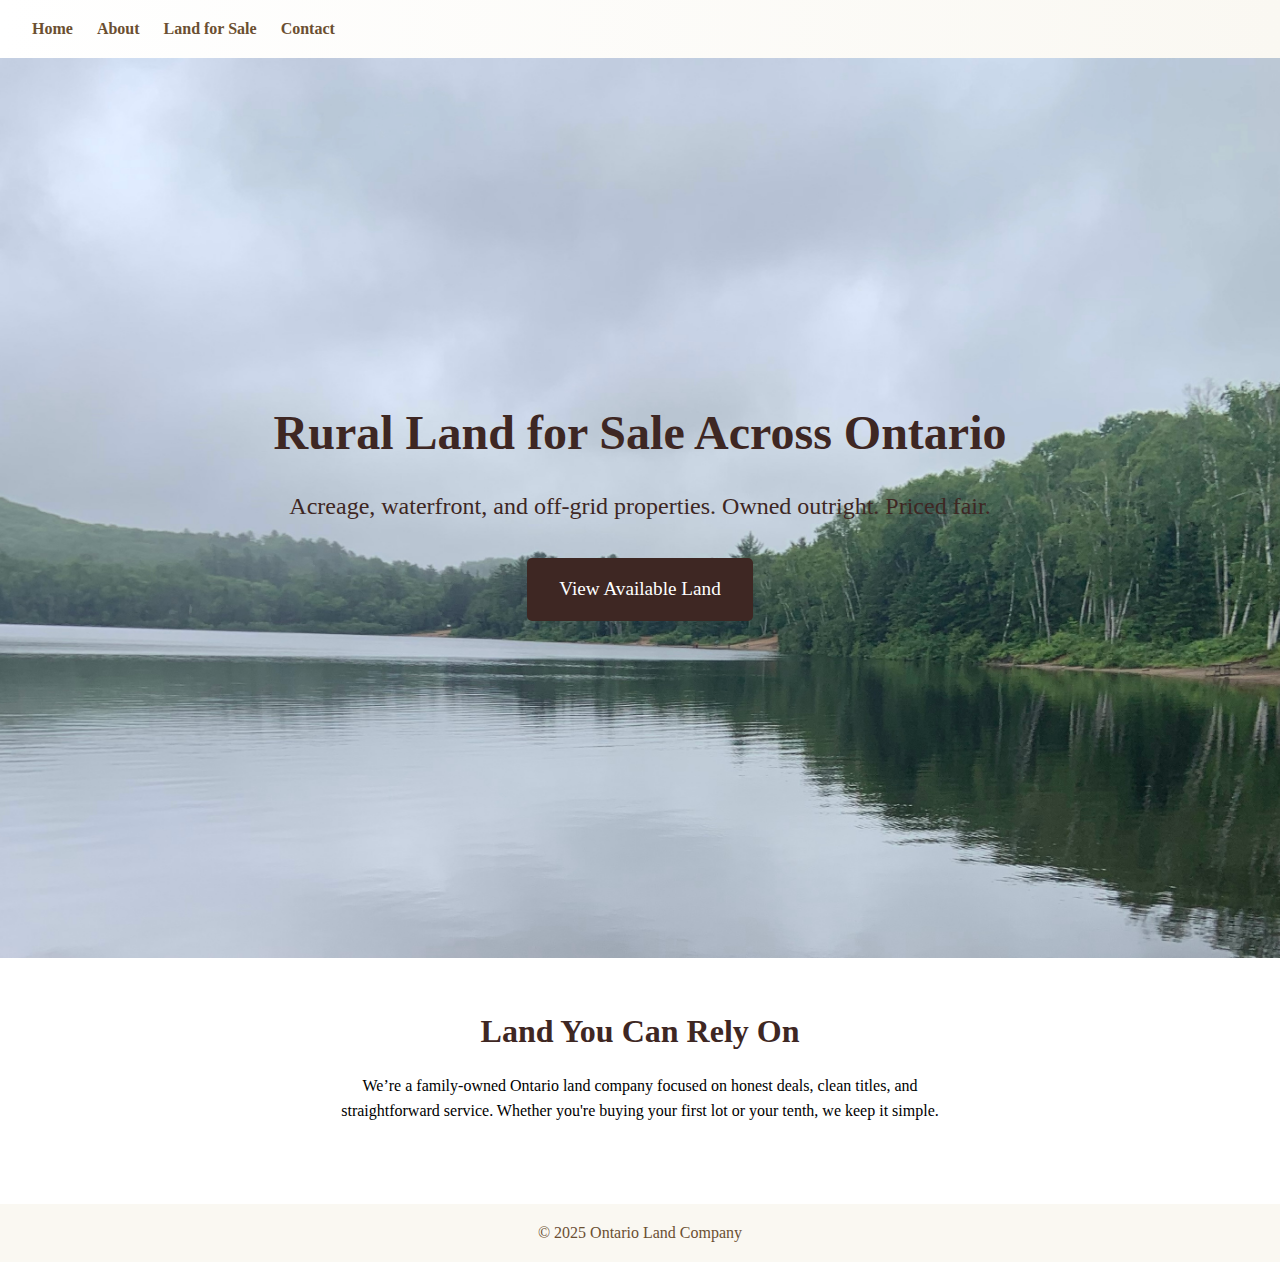
<file: index.html>
<!DOCTYPE html>
<html lang="en">
<head>
  <meta charset="UTF-8" />
  <meta name="viewport" content="width=device-width, initial-scale=1.0" />
  <title>Home – Ontario Land Company</title>
  <link rel="stylesheet" href="style.css" />
</head>
<body>
  <header>
    <nav>
      <ul>
        <li><a href="index.html">Home</a></li>
        <li><a href="about.html">About</a></li>
        <li><a href="land.html">Land for Sale</a></li>
        <li><a href="contact.html">Contact</a></li>
      </ul>
    </nav>
  </header>

  <main>
    <section class="hero">
      <h1>Rural Land for Sale Across Ontario</h1>
      <p>Acreage, waterfront, and off-grid properties. Owned outright. Priced fair.</p>
      <a class="cta-button" href="land.html">View Available Land</a>
    </section>

    <section class="intro">
      <h2>Land You Can Rely On</h2>
      <p>We’re a family-owned Ontario land company focused on honest deals, clean titles, and straightforward service. Whether you're buying your first lot or your tenth, we keep it simple.</p>
    </section>
  </main>

  <footer>
    <p>&copy; 2025 Ontario Land Company</p>
  </footer>
</body>
</html>
</file>
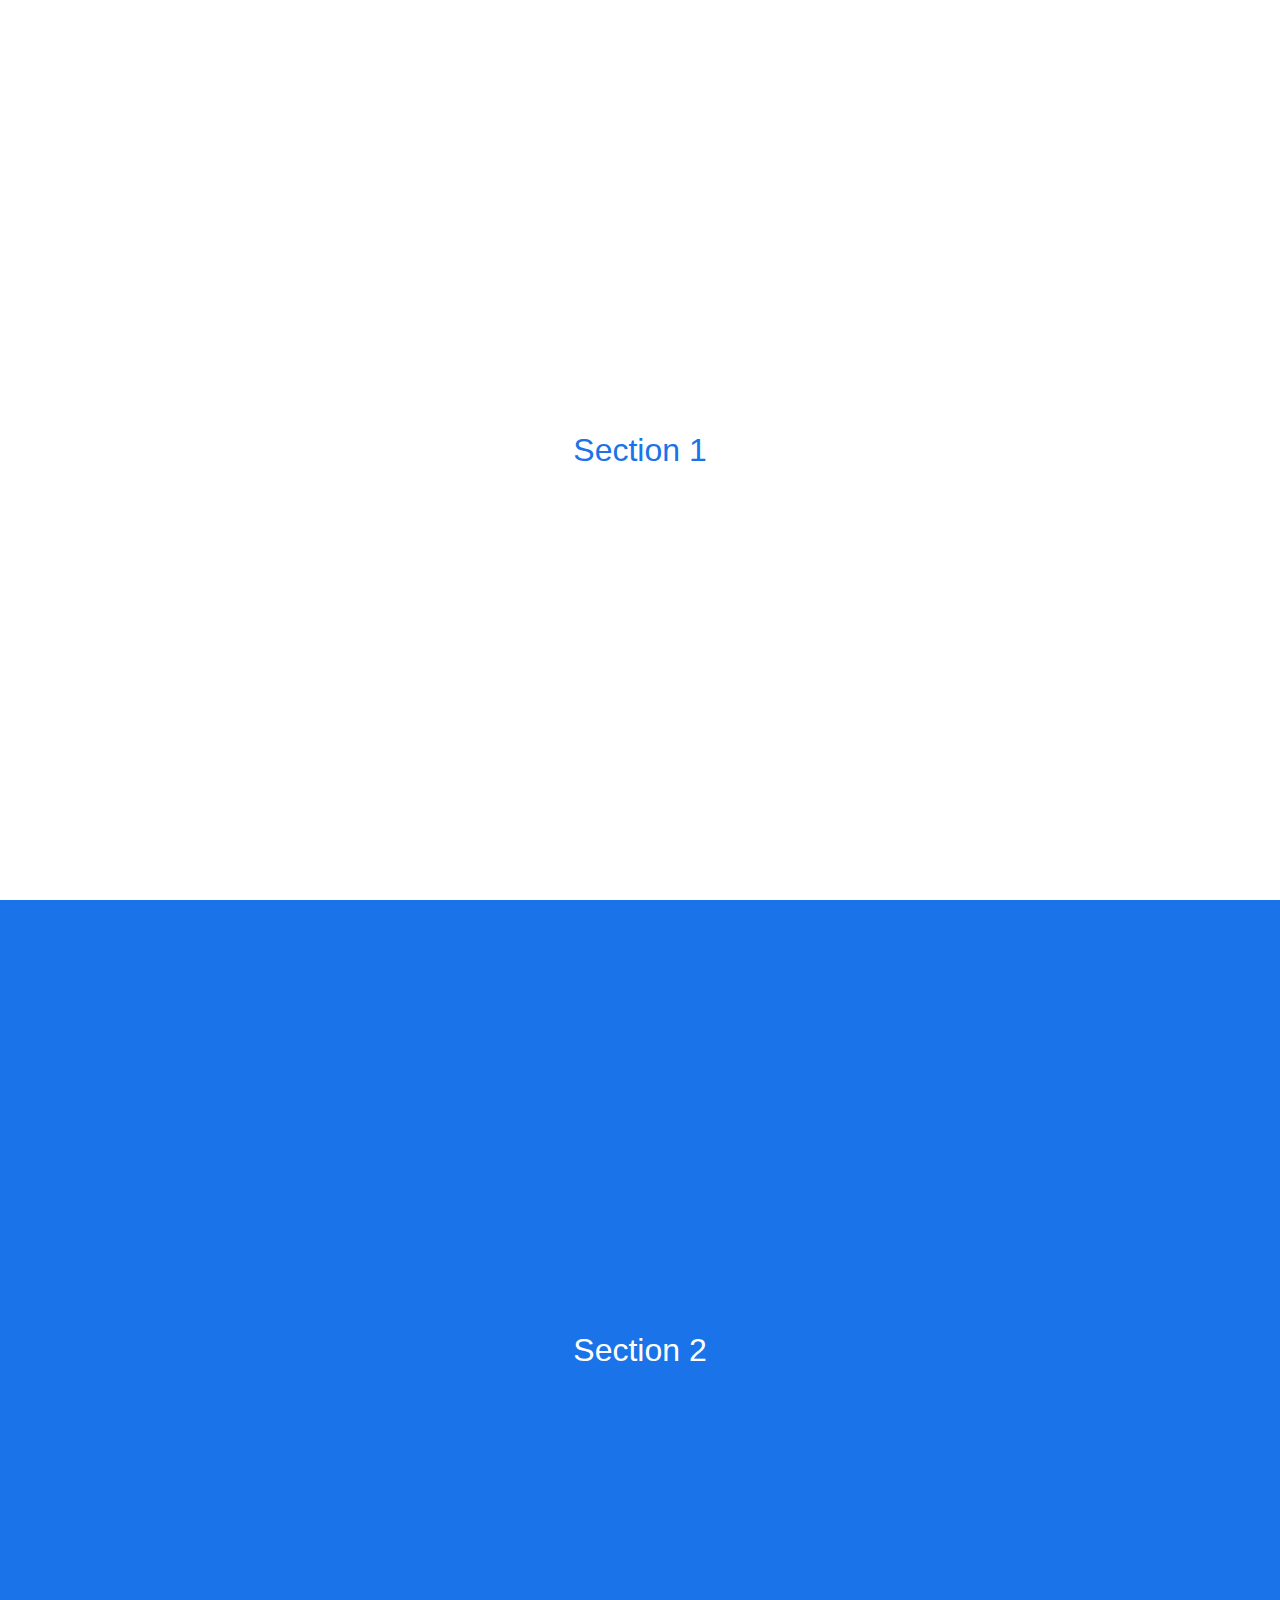
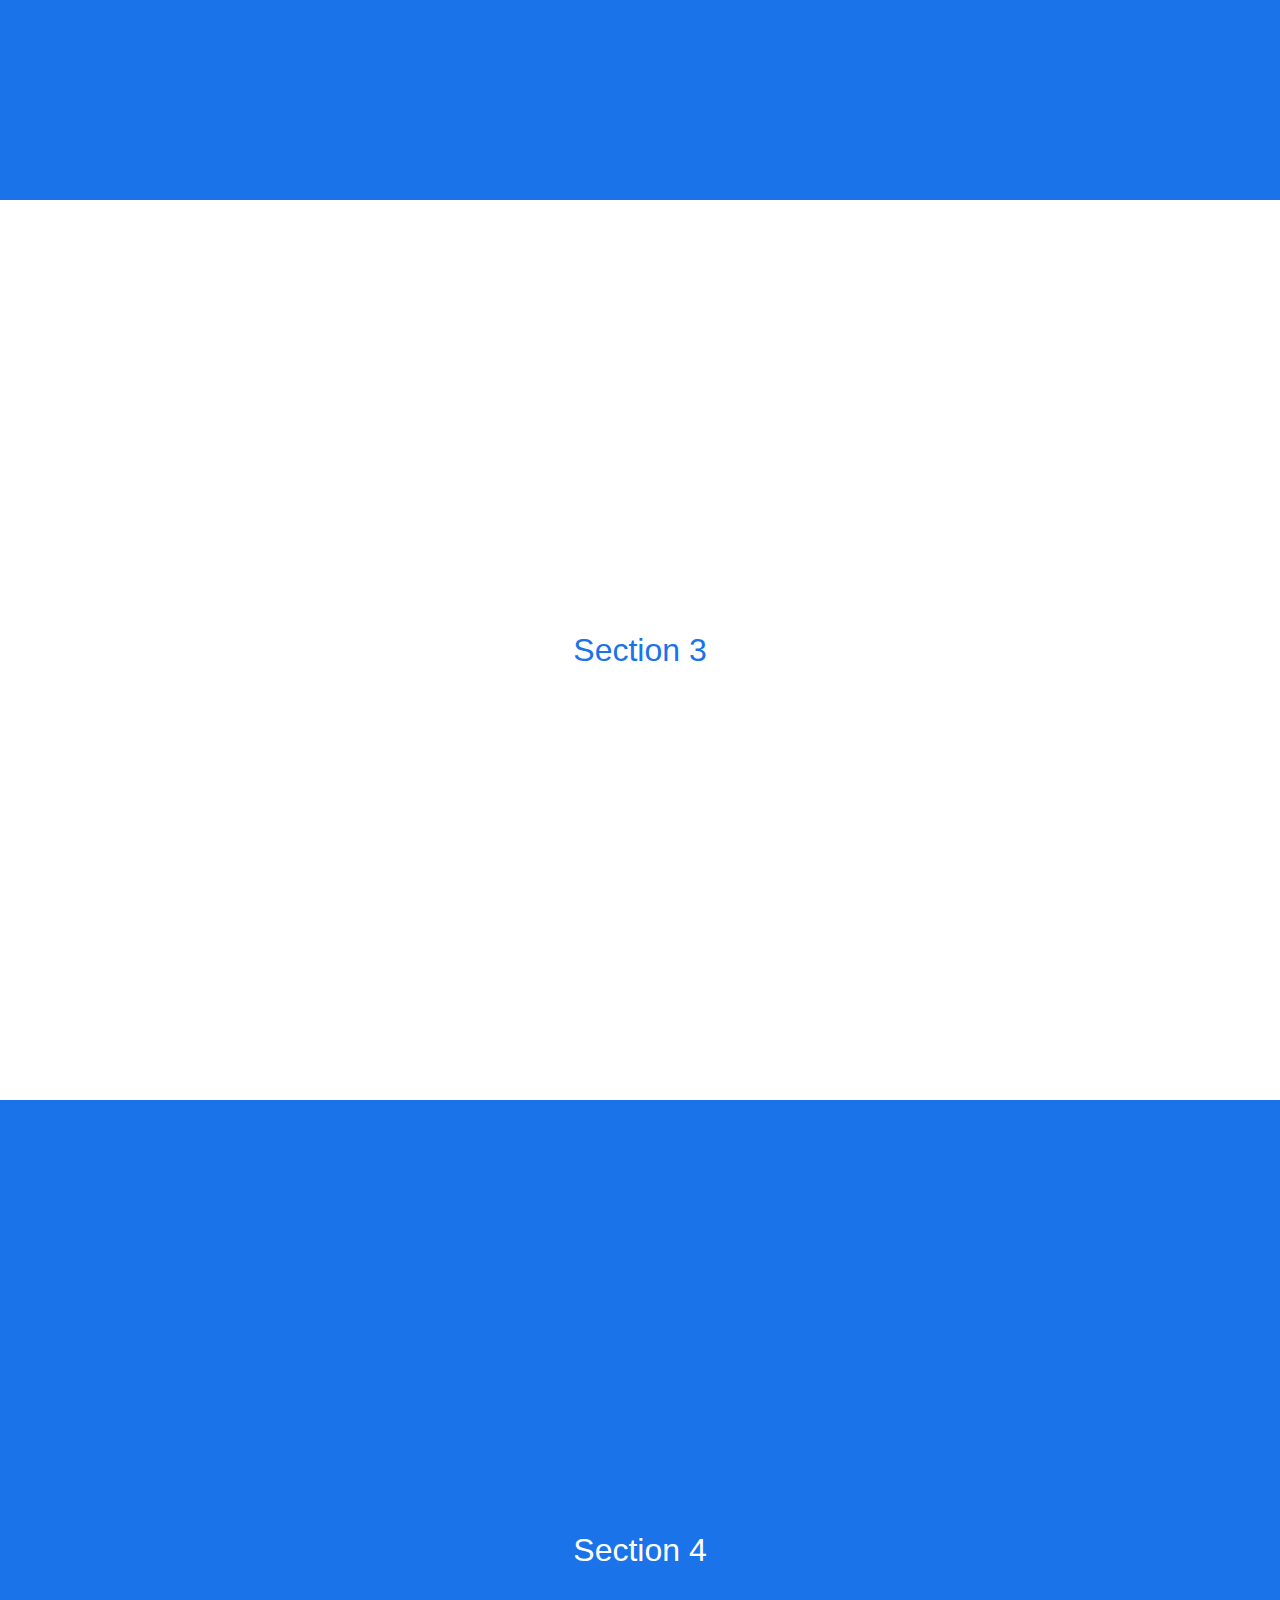
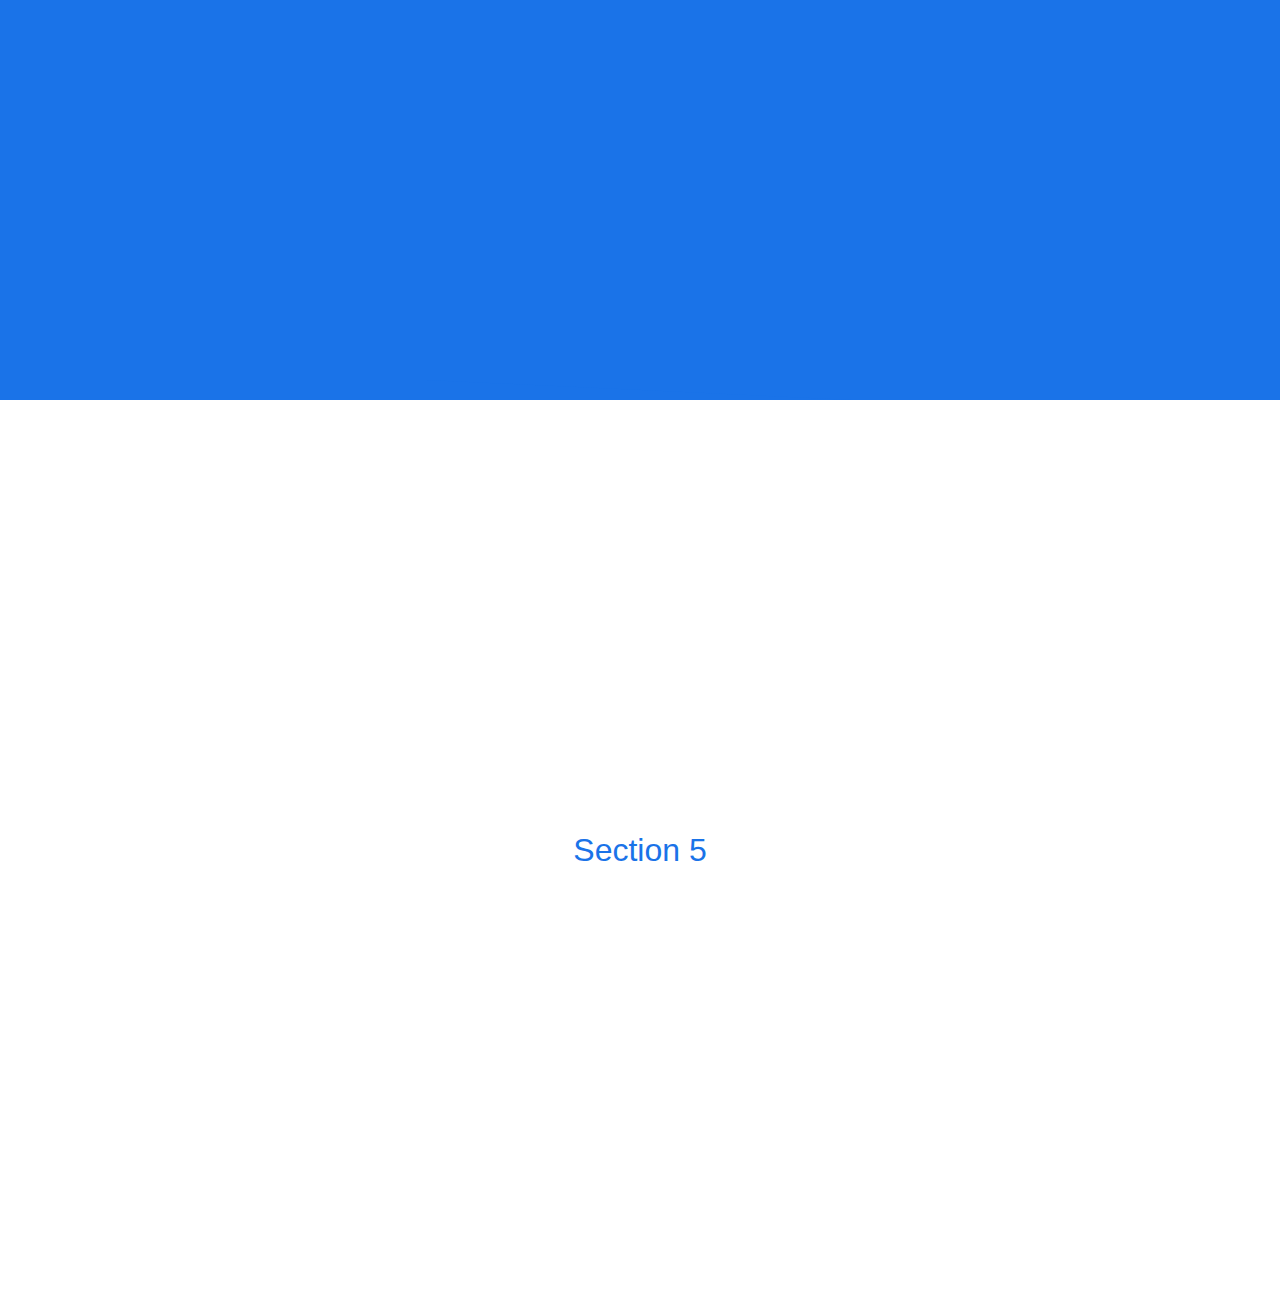
<file: land.html>
<!DOCTYPE html>
<html lang="en">
<head>
  <meta charset="UTF-8" />
  <meta name="viewport" content="width=device-width, initial-scale=1.0"/>
  <title>Landing Page</title>
  <link rel="stylesheet" href="css/land.css" />
</head>
<body>

  <section>Section 1</section>
  <section>Section 2</section>
  <section>Section 3</section>
  <section>Section 4</section>
  <section>Section 5</section>

  <script src="js/fadeSections.js"></script>
  <script>
    enableSectionFade();
  </script>

</body>
</html>
</file>
<file: css/land.css>
body {
  margin: 0;
  padding: 0;
  font-family: sans-serif;
}

section {
  height: 100vh;
  width: 100%;
  transition: background-color 0.3s linear;
  display: flex;
  align-items: center;
  justify-content: center;
  font-size: 2rem;
  color: white;
  position: relative;
  z-index: 1;
}

/* Alternating white and blue backgrounds */
section:nth-child(odd) {
  background-color: white;
  color: #1a73e8; /* Google Blue (adjust as needed) */
}

section:nth-child(even) {
  background-color: #1a73e8; /* Google Blue */
  color: white;
}

/* Slanted divider effect */
section:nth-child(n+2):not(:last-child)::before {
  content: "";
  position: absolute;
  bottom: 0;
  left: 0;
  width: 100%;
  height: 20px; /* Vertical height of the slant */
  background: inherit;
  clip-path: polygon(0 0, 33.33% 0, 66.66% 20px, 100% 20px, 100% 100%, 0 100%);
  z-index: -1;
}
</file>
<file: style.css>
/* Basic Reset & Body Setup */
* {
  font-family: 'Merriweather', serif;
  margin: 0;
  padding: 0;
  box-sizing: border-box;
}

html, body {
  height: 100%;
}

body {
  line-height: 1.6;
  background: #FFFFFF;
  display: flex;
  flex-direction: column;
}

/* Header & Navigation */
header {
  display: flex;
  justify-content: space-between;
  align-items: center;
  padding: 1rem 2rem;
  background: linear-gradient(to right, white 0%, #faf8f2ff 100%);
}

.branding {
  display: flex;
  align-items: center;
  gap: 0.75rem;
}

.branding img {
  height: 50px;
}

.company-name {
  font-size: 1.5rem;
  font-weight: bold;
  color: #6B4F31;
}

nav ul {
  display: flex;
  list-style: none;
  gap: 1.5rem;
  margin: 0;
  padding: 0;
}

nav a {
  text-decoration: none;
  color: #6B4F31;
  font-weight: bold;
}

/* Main Content */
.hero {
  background-image: url('background.jpg') !important;
  background-size: cover;
  background-position: center;
  min-height: 100vh;
  display: flex;
  flex-direction: column;
  justify-content: center;
  align-items: center;
  text-align: center;
  color: #3e2723;
  padding: 4rem 2rem;
}

.hero h1 {
  font-size: 3rem;   /* Bigger title */
  margin-bottom: 1rem;
}

.hero p {
  font-size: 1.5rem; /* Bigger subtitle */
  margin-bottom: 2rem;
}

/* Keep call-to-action big and readable */
.cta-button {
  background-color: #3e2723;
  color: white;
  padding: 1rem 2rem;
  font-size: 1.2rem;
  border-radius: 5px;
  text-decoration: none;
  transition: background-color 0.3s ease;
}

.cta-button:hover {
  background-color: #6B4F31;
}

.intro {
  padding: 3rem 1rem;
  text-align: center;
}

.intro h2 {
  font-size: 2rem;  /* Smaller than hero title */
  margin-bottom: 1rem;
  color: #3e2723;
}

.intro p {
  font-size: 1rem;  /* Regular readable body text */
  line-height: 1.6;
  max-width: 600px;
  margin: 0 auto 2rem;
}

.intro-images img {
  height: 80px;
  margin: 0 10px;
}

.buy-sell {
  display: flex;
  justify-content: space-between;
  gap: 2rem;
  padding: 4rem 2rem;
  background-color: #f7f7f7;
  flex-wrap: wrap;
}

.buy-sell > div {
  flex: 1 1 45%;
  background-color: white;
  padding: 2rem;
  border-radius: 12px;
  box-shadow: 0 4px 12px rgba(0, 0, 0, 0.1);
}

.buy-sell h2 {
  font-family: 'Montserrat', sans-serif;
  font-size: 1.5rem;
  margin-bottom: 1rem;
}

.buy-sell p {
  font-family: 'Merriweather', serif;
  font-size: 1rem;
  line-height: 1.6;
  margin-bottom: 1.5rem;
}

.buy-sell .cta-button {
  display: inline-block;
  background-color: #2e3a59;
  color: white;
  padding: 0.75rem 1.5rem;
  text-decoration: none;
  border-radius: 6px;
  font-weight: bold;
}

.buy-sell .cta-button:hover {
  background-color: #1b243a;
}


/* Footer */
footer {
  background: #faf8f2ff;
  color: #6B4F31;
  text-align: center;
  padding: 1em;
  margin-top: auto; /* Ensures footer stays at the bottom */
}

/* Form & Button Styling */
form input, form textarea {
  width: 100%;
  padding: 0.5em;
  margin: 0.5em 0;
}

/* for phones */
@media (max-width: 768px) {
  nav ul {
    flex-direction: column;
    gap: 1rem;
  }
}
</file>
